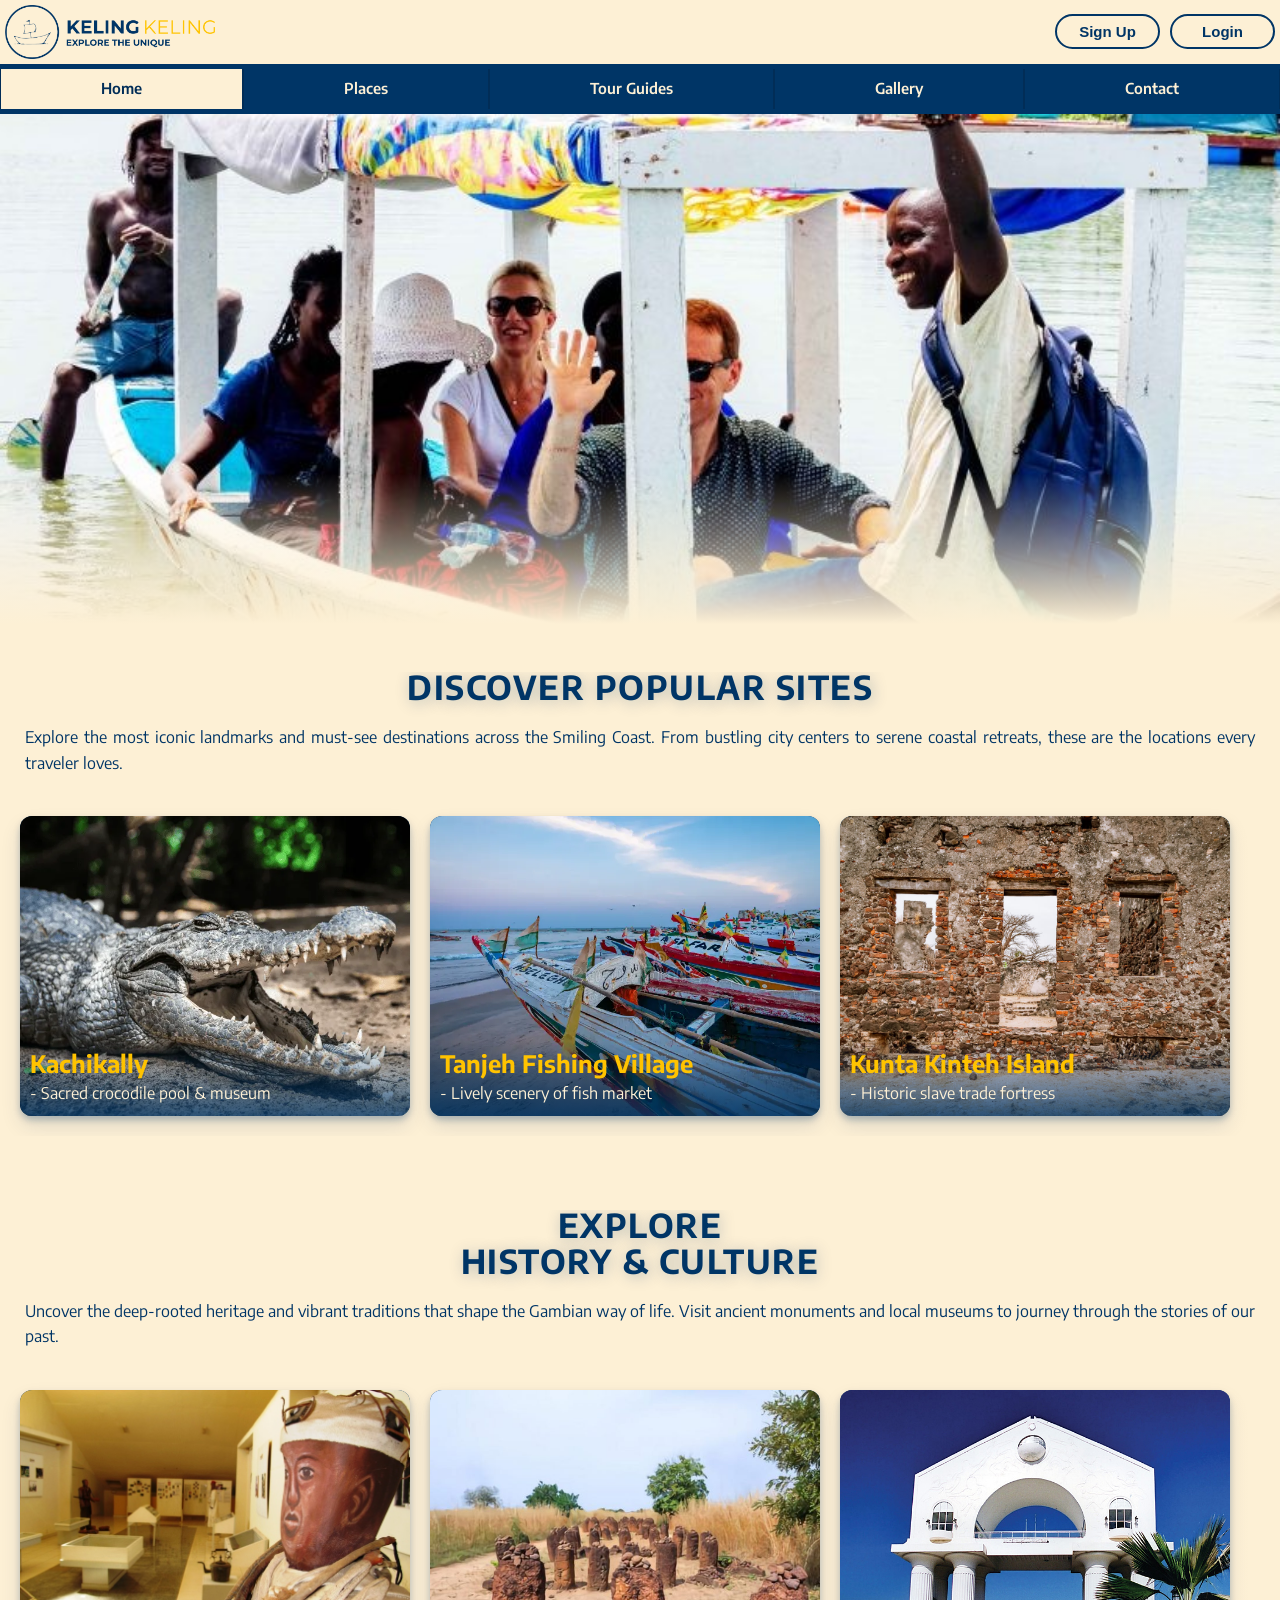
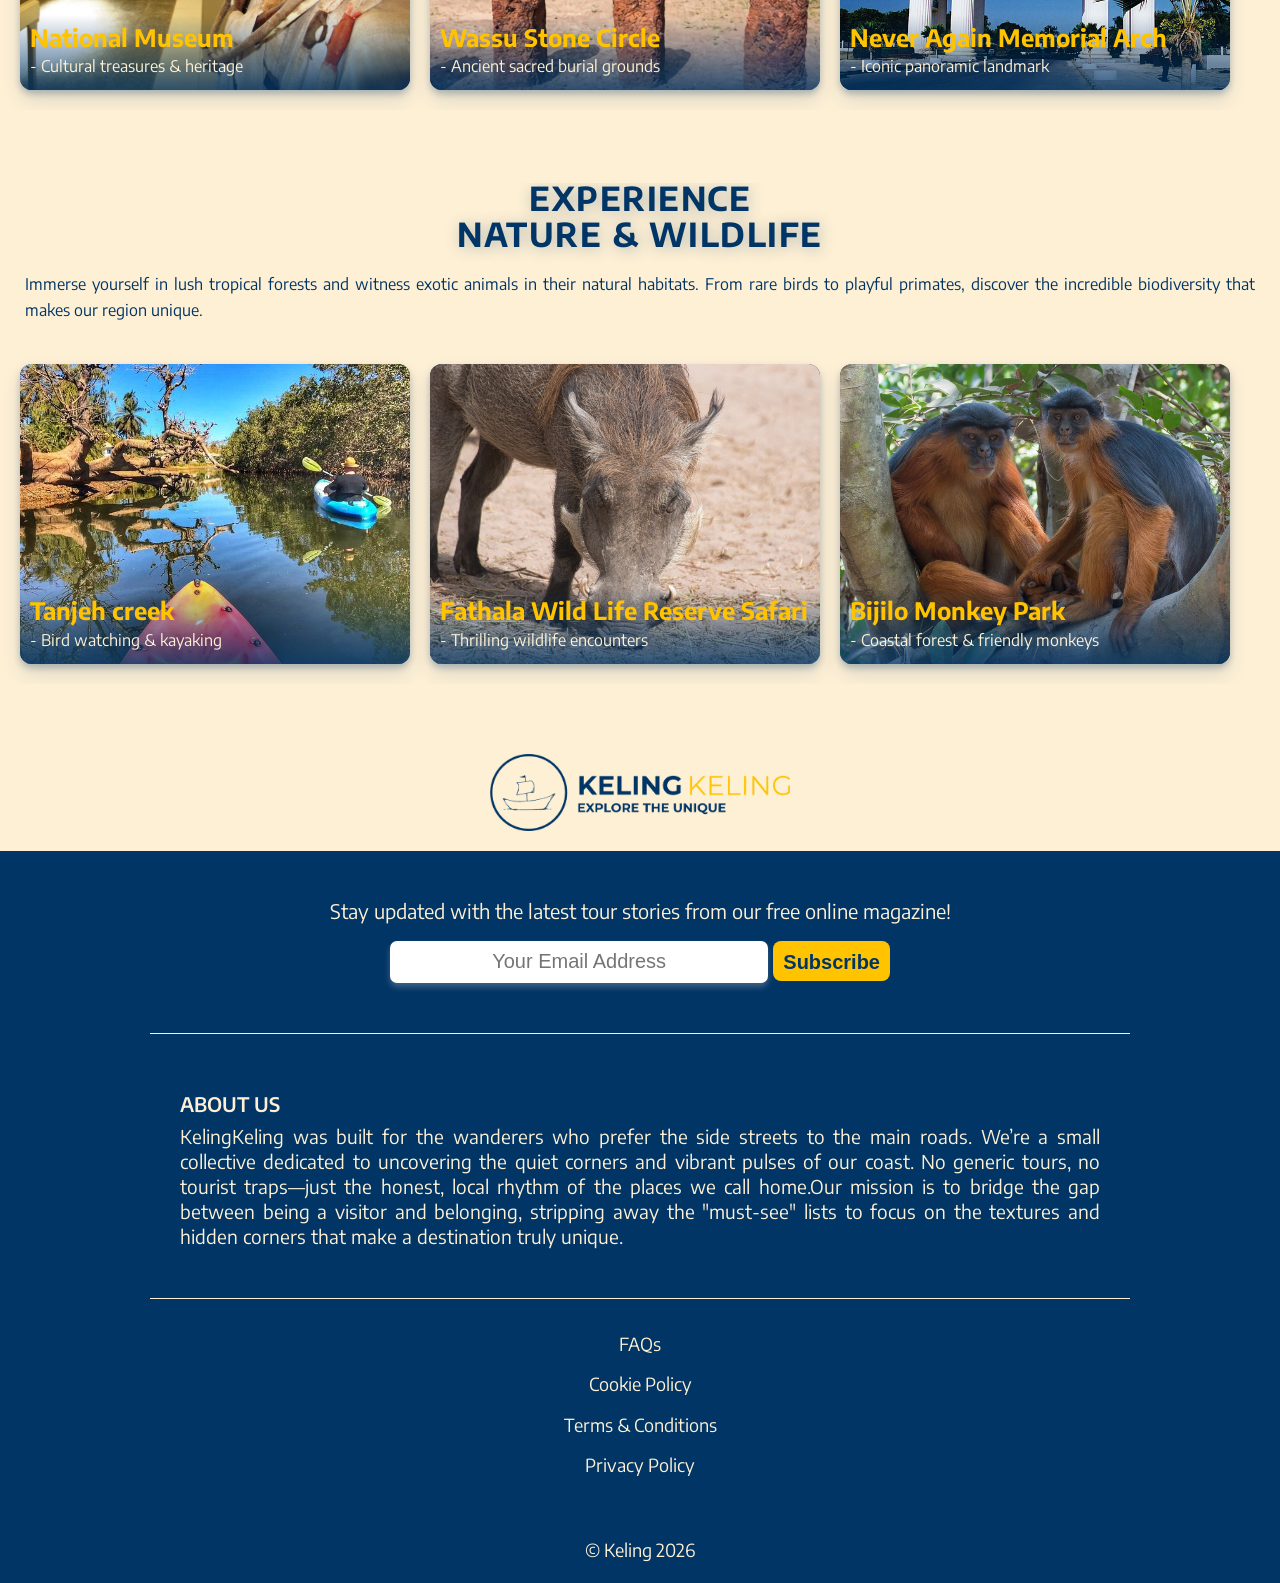
<file: src/index.html>
<!DOCTYPE html>
<html lang="en">
<head>
    <meta charset="UTF-8">
    <meta name="viewport" content="width=device-width, initial-scale=1.0">
    <title>Home | Keling</title>
    <link rel="icon" href="images/favicon.png">
    <link rel="stylesheet" href="styles/mainstyle.css">
    <link rel="stylesheet" href="styles/color.css">
    <link rel="stylesheet" href="styles/font.css">
    <link rel="stylesheet" href="styles/large-screen.css">
</head>
<body>
    <header>
        <div class="top-bar">
            <img src="images/keling_logo.png" class="logo">
            <button>Sign Up</button>
            <button>Login</button>
        </div>
        <nav class="nav-bar">
            <a href="index.html"  id="nav-highlight">Home</a>
            <a href="places.html">Places</a>
            <a href="guides.html">Tour Guides</a>
            <a href="gallery.html">Gallery</a>
            <a href="contact.html">Contact</a>
        </nav>
    </header>
    <main>
        <div class="cover">
            <img src="images/cover_image_7_cropped.jpg" alt="Cover image">
        </div>
        <section class="content-section">
        <h2>Discover Popular Sites</h2>
        <p>Explore the most iconic landmarks and must-see destinations across the Smiling Coast.
From bustling city centers to serene coastal retreats, these are the locations every traveler loves.</p>
        <div class="scroll-wrapper">
            <div class="img-container">
                <div class="img-box">
                    <img id="image" src="images/kachikally_croc_1.webp" alt="Katchically Crocodile Pool">
                    <div id="desc"><span>Kachikally</span><br>- Sacred crocodile pool & museum</div>
                </div>
                <div class="img-box">
                    <img id="image" src="images/tanjeh_1.webp" alt="Tanjeh Fishing Village">
                    <div id="desc"><span>Tanjeh Fishing Village</span><br>- Lively scenery of fish market</div>
                </div>
                <div class="img-box">
                    <img id="image" src="images/kunta_kinteh_5.jpg" alt="Kunta Kinteh Island">
                    <div id="desc"><span>Kunta Kinteh Island</span><br>- Historic slave trade fortress</div>
                </div>
            </div>
        </div>
        </section>
        <br>
        <section class="content-section">
        <h2><span>Explore</span> History & Culture</h2>
        <p>Uncover the deep-rooted heritage and vibrant traditions that shape the Gambian way of life.
Visit ancient monuments and local museums to journey through the stories of our past.</p>
        <div class="scroll-wrapper">
            <div class="img-container">
                <div class="img-box">
                    <img id="image" src="images/national_museum_2.jpg" alt="National Museum">
                    <div id="desc"><span>National Museum</span><br>- Cultural treasures & heritage</div>
                </div>
                <div class="img-box">
                    <img id="image" src="images/stone_circles_1.jpg" alt="Wassu Stone Circle">
                    <div id="desc"><span>Wassu Stone Circle</span><br>- Ancient sacred burial grounds</div>
                </div>
                <div class="img-box">
                    <img id="image" src="images/arch_1.jpg" alt="Never Again Memorial Arch">
                    <div id="desc"><span>Never Again Memorial Arch</span><br>- Iconic panoramic landmark</div>
                </div>
            </div>
        </div>
        </section>
        <br>
        <section class="content-section">
        <h2><span>Experience</span> Nature & Wildlife</h2>
        <p>Immerse yourself in lush tropical forests and witness exotic animals in their natural habitats.
From rare birds to playful primates, discover the incredible biodiversity that makes our region unique.</p>
        <div class="scroll-wrapper">
            <div class="img-container">
                <div class="img-box">
                    <img id="image" src="images/tanjeh_creek_1.jpg" alt="Tanjeh Creek">
                    <div id="desc"><span>Tanjeh creek</span><br>- Bird watching & kayaking</div>
                </div>
                <div class="img-box">
                    <img id="image" src="images/fathala_2.jpg" alt="Fathala Wildlife Reserve Safari">
                    <div id="desc"><span>Fathala Wild Life Reserve Safari</span><br>- Thrilling wildlife encounters</div>
                </div>
                <div class="img-box">
                    <img id="image" src="images/monkey_3.webp" alt="Bijilo Monkey Park">
                    <div id="desc"><span>Bijilo Monkey Park</span><br>- Coastal forest & friendly monkeys</div>
                </div>
            </div>
        </div>
        </section>
    </main>
    <footer>
        <section class="bottom-logo-container"><img class="bottom-logo" src="images/keling_logo.png"></section>
        <section class="footer-text">
            <div>Stay updated with the latest tour stories from our free online magazine!</div>
            <div class="input-container">
                <input id="email-text-box" type="email" placeholder="Your Email Address" autocomplete="true">
                <button for="email-text-box" id="sub-button">Subscribe</button>
            </div>
        </section>
        <section class="about-text">
            <h3>About Us</h3>
            <p >KelingKeling was built for the wanderers who prefer the side streets to the main roads. We’re a small collective dedicated to uncovering the quiet corners and vibrant pulses of our coast. No generic tours, no tourist traps—just the honest, local rhythm of the places we call home.Our mission is to bridge the gap between being a visitor and belonging, stripping away the "must-see" lists to focus on the textures and hidden corners that make a destination truly unique.</p>
        </section>
        <section class="legal-text">
        <a href="#">FAQs</a>
        <a href="#">Cookie Policy</a>
        <a href="#">Terms & Conditions</a>
        <a href="#">Privacy Policy</a>
        <br>
        <p>&copy Keling 2026</p>
        </section>
    </footer>
</body>
</html>
</file>
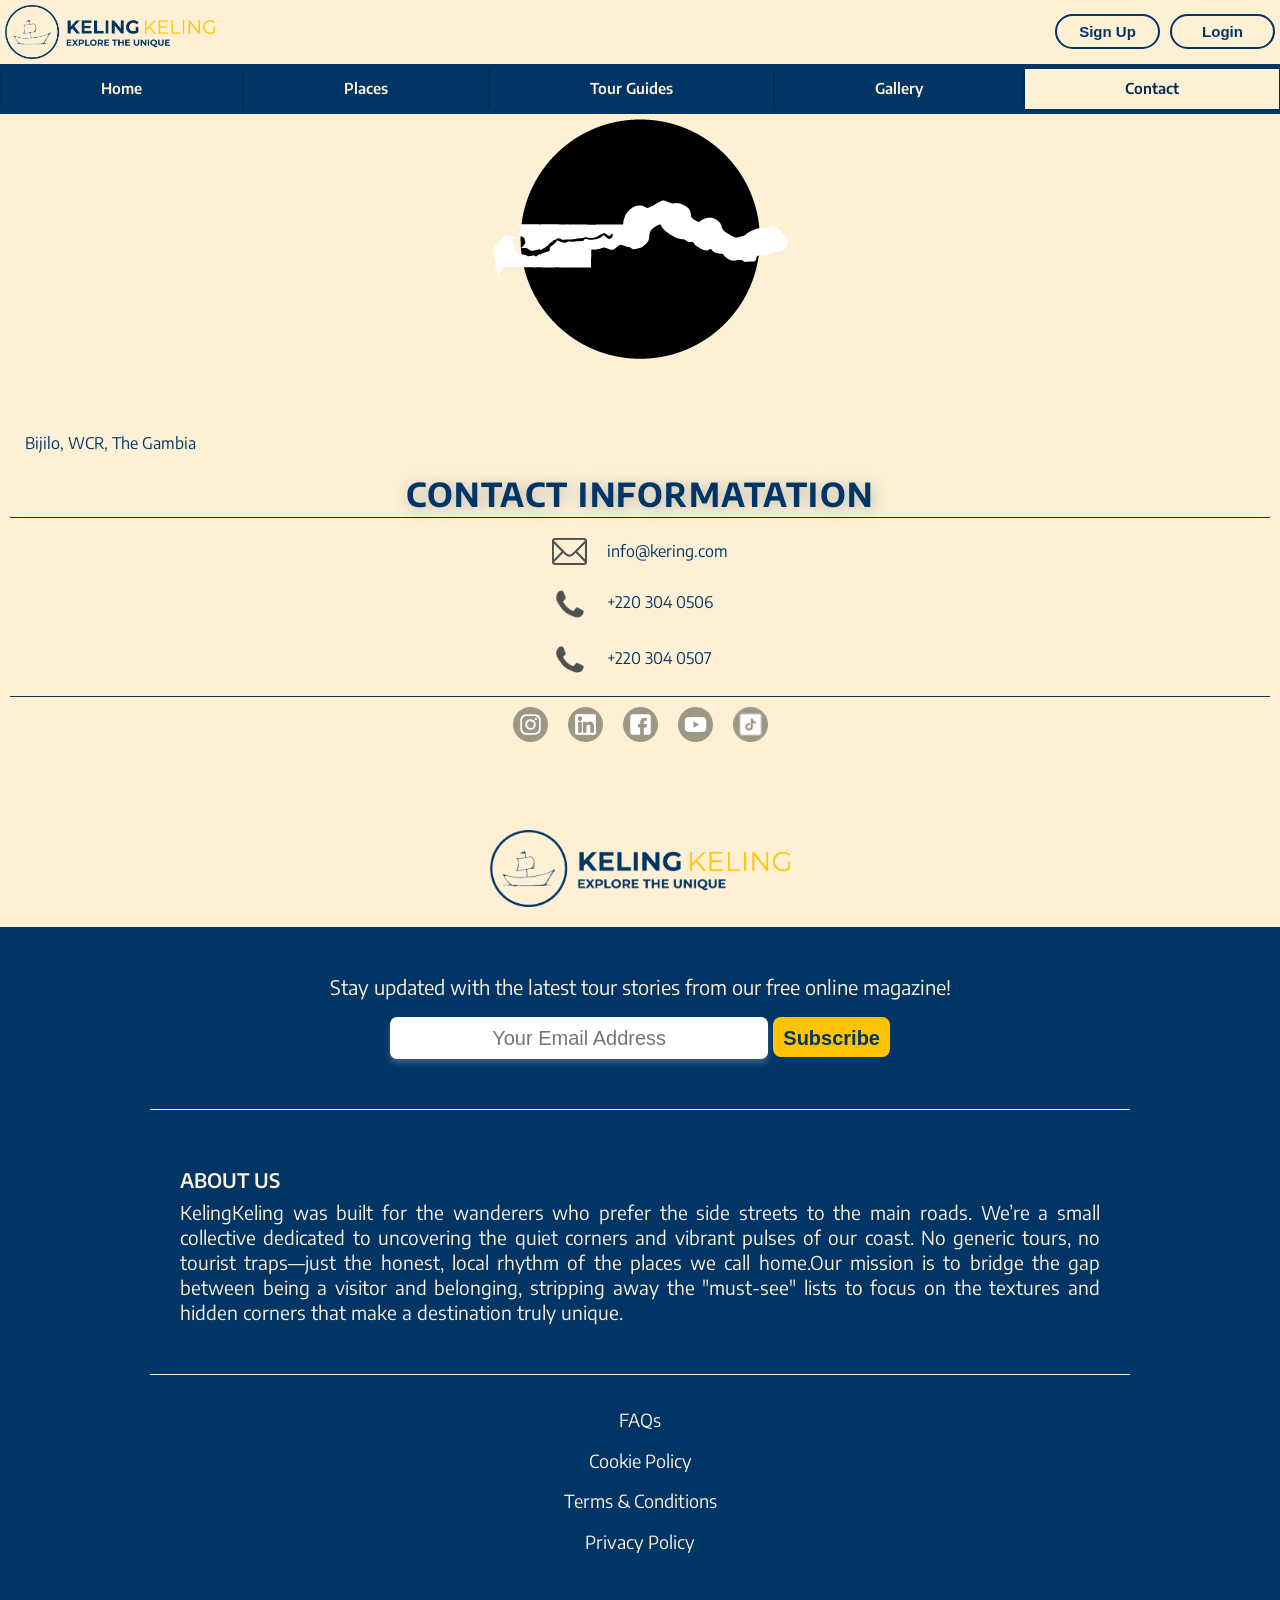
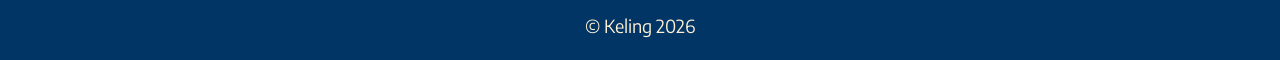
<file: src/contact.html>
<!doctype html>
<html lang="en">
  <head>
    <meta charset="UTF-8" />
    <meta name="viewport" content="width=device-width, initial-scale=1.0" />
    <title>Contact | Keling</title>
    <link rel="icon" href="images/favicon.png" />
    <link rel="stylesheet" href="styles/mainstyle.css" />
    <link rel="stylesheet" href="styles/color.css" />
    <link rel="stylesheet" href="styles/font.css" />
    <link rel="stylesheet" href="styles/contact.css" />
    <link rel="stylesheet" href="styles/large-screen.css" />
  </head>
  <body>
    <header>
      <div class="top-bar">
        <img src="images/keling_logo.png" class="logo" />
        <button>Sign Up</button>
        <button>Login</button>
      </div>
      <nav class="nav-bar">
        <a href="index.html">Home</a>
        <a href="places.html">Places</a>
        <a href="guides.html">Tour Guides</a>
        <a href="gallery.html">Gallery</a>
        <a href="contact.html" id="nav-highlight">Contact</a>
      </nav>
    </header>
    <main>
      <div>
        <img src="images/Gambia_Black_Circle.png" alt="Cover image" />
      </div>
      <section class="content-section">
        <a class="link" href="https://www.maps.google.com"
          ><p>Bijilo, WCR, The Gambia</p></a
        >
        <h2>Contact Informatation</h2>
        <div class="gen-container">
          <div class="link-container-group">
            <div class="link-container">
              <img class="icon" src="images/mailicon.png" alt="email address" />
              <a class="link" href="mailto:info@kering.com">info@kering.com</a>
            </div>
            <div class="link-container">
              <img
                class="icon"
                src="images/phoneicon.png"
                width="5%"
                alt="phone number 1"
              />
              <a class="link" href="tel:2203040506">+220 304 0506</a>
            </div>
            <div class="link-container">
              <img
                class="icon"
                src="images/phoneicon.png"
                width="5%"
                alt="phone number 2"
              />
              <a class="link" href="tel:2203040507">+220 304 0507</a>
            </div>
          </div>
        </div>
        <div class="link-container">
          <a href="https://www.instagram.com"
            ><img
              class="icon"
              src="images/instalogocircle.png"
              alt="linkedin profile"
          /></a>
          <a href="https://www.linkedin.com"
            ><img
              class="icon"
              src="images/linkedinlogoheader.png"
              alt="linkedin profile"
          /></a>
          <a href="https://www.facebook.com"
            ><img
              class="icon"
              src="images/fblogocircle.png"
              alt="facebook profile"
          /></a>
          <a href="https://www.youtube.com"
            ><img
              class="icon"
              src="images/ytlogocircle.png"
              alt="youtube profile"
          /></a>
          <a href="https://www.tiktok.com"
            ><img
              class="icon"
              src="images/tiktok-icon-grey-white-round-33px.png"
              alt="tiktok profile"
          /></a>
        </div>
      </section>
    </main>
    <footer>
      <section class="bottom-logo-container">
        <img class="bottom-logo" src="images/keling_logo.png" />
      </section>
      <section class="footer-text">
        <div>
          Stay updated with the latest tour stories from our free online
          magazine!
        </div>
        <div class="input-container">
          <input
            id="email-text-box"
            type="email"
            placeholder="Your Email Address"
            autocomplete="true"
          />
          <button for="email-text-box" id="sub-button">Subscribe</button>
        </div>
      </section>
      <section class="about-text">
        <h3>About Us</h3>
        <p>
          KelingKeling was built for the wanderers who prefer the side streets
          to the main roads. We’re a small collective dedicated to uncovering
          the quiet corners and vibrant pulses of our coast. No generic tours,
          no tourist traps—just the honest, local rhythm of the places we call
          home.Our mission is to bridge the gap between being a visitor and
          belonging, stripping away the "must-see" lists to focus on the
          textures and hidden corners that make a destination truly unique.
        </p>
      </section>
      <section class="legal-text">
        <a href="#">FAQs</a>
        <a href="#">Cookie Policy</a>
        <a href="#">Terms & Conditions</a>
        <a href="#">Privacy Policy</a>
        <br />
        <p>&copy Keling 2026</p>
      </section>
    </footer>
  </body>
</html>
</file>
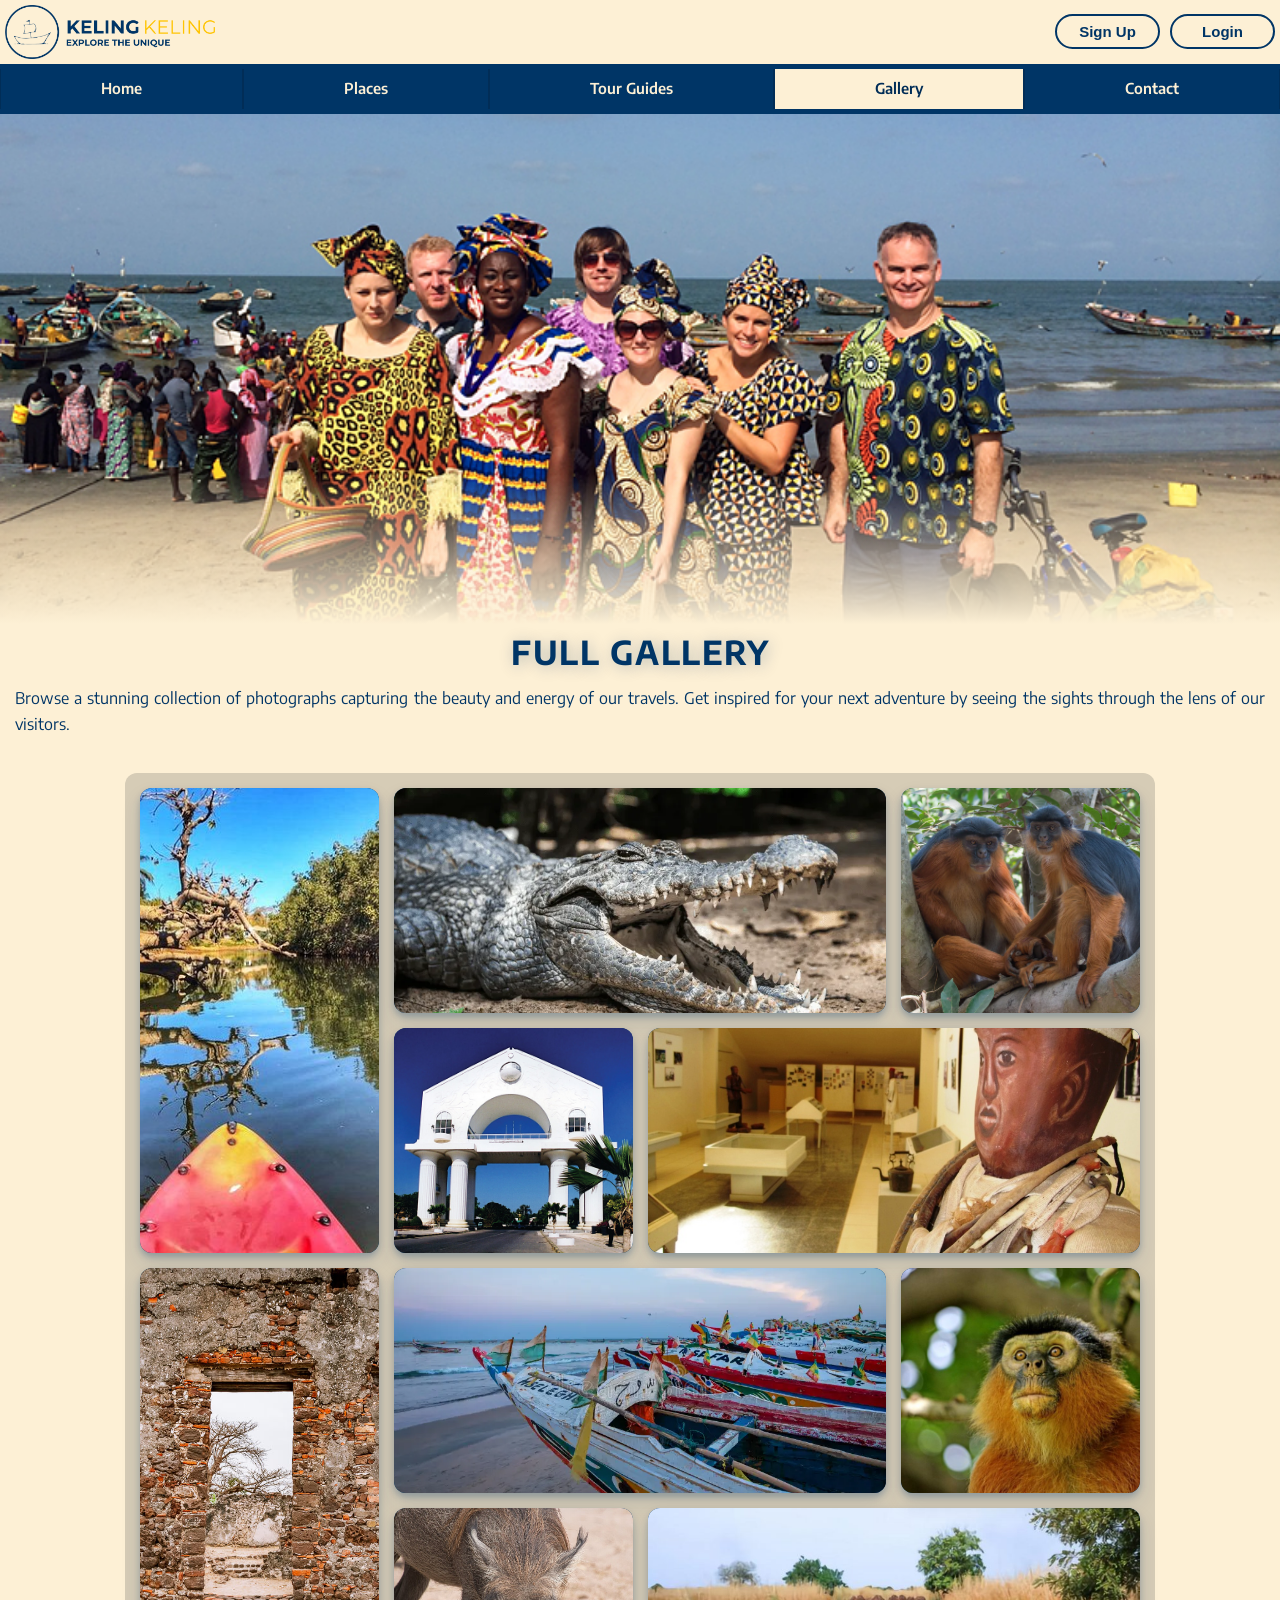
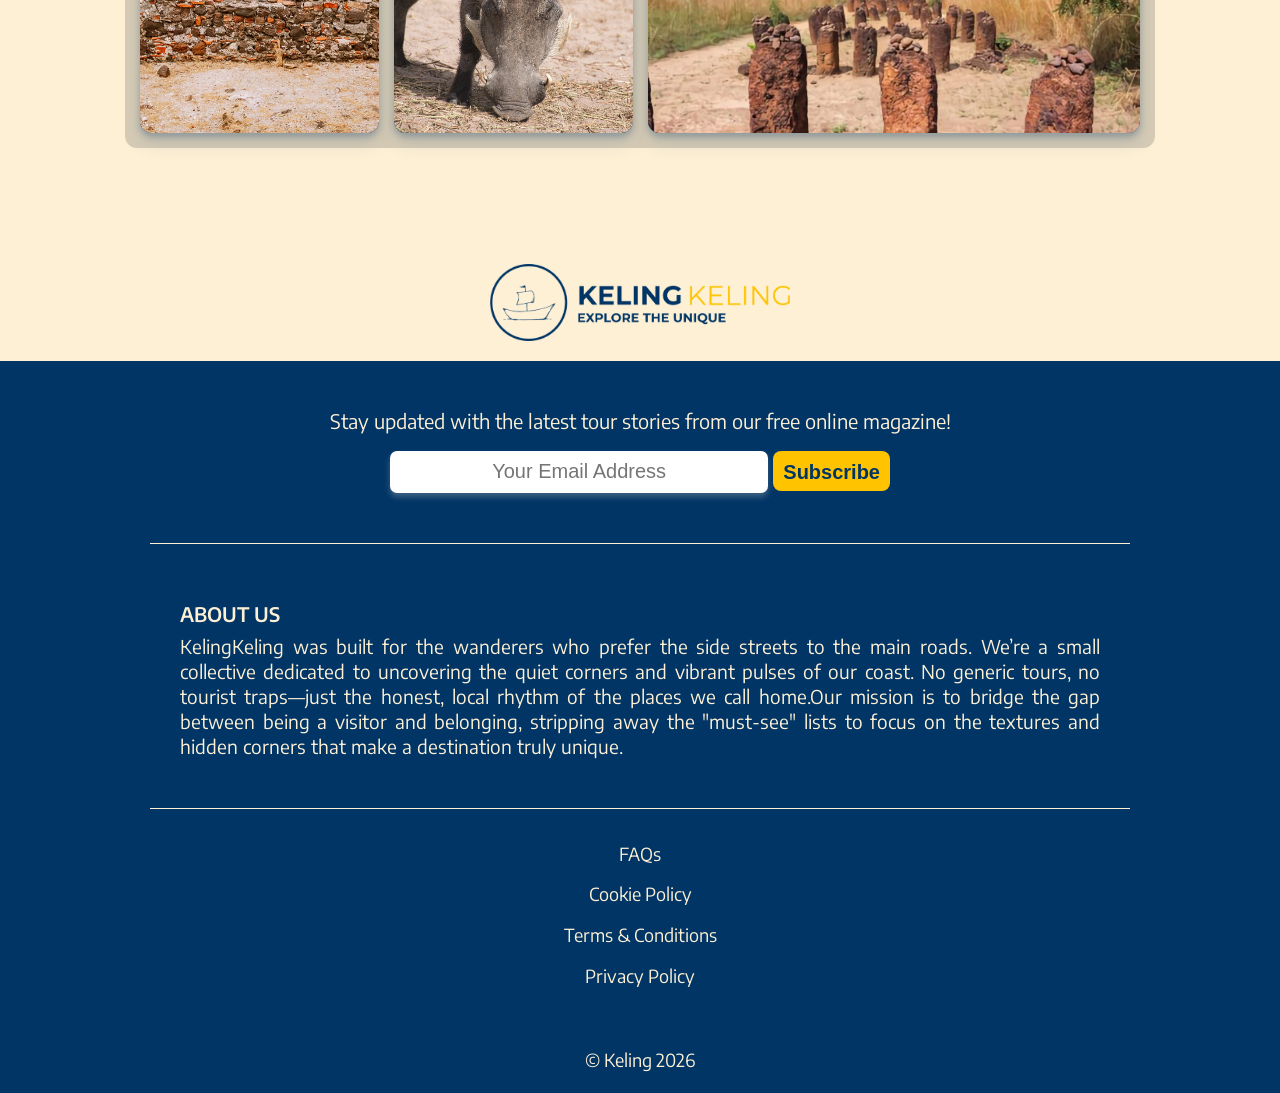
<file: src/gallery.html>
<!DOCTYPE html>
<html lang="en">
<head>
    <meta charset="UTF-8">
    <meta name="viewport" content="width=device-width, initial-scale=1.0">
    <title>Gallery | Keling</title>
    <link rel="icon" href="images/favicon.png">
    <link rel="stylesheet" href="styles/mainstyle.css">
    <link rel="stylesheet" href="styles/color.css">
    <link rel="stylesheet" href="styles/font.css">
    <link rel="stylesheet" href="styles/gallery.css">
    <link rel="stylesheet" href="styles/large-screen.css">
</head>
<body>
    <header>
        <div class="top-bar">
            <img src="images/keling_logo.png" class="logo">
            <button>Sign Up</button>
            <button>Login</button>
        </div>
        <nav class="nav-bar">
            <a href="index.html">Home</a>
            <a href="places.html">Places</a>
            <a href="guides.html">Tour Guides</a>
            <a href="gallery.html" id="nav-highlight">Gallery</a>
            <a href="contact.html">Contact</a>
        </nav>
    </header>
    <main>
        <div class="cover">
            <img src="images/cover_image_1.jpg" alt="Cover image">
        </div>
        <section class="gallery-section">
            <h2>Full Gallery</h2>
            <p>Browse a stunning collection of photographs capturing the beauty and energy of our travels.
Get inspired for your next adventure by seeing the sights through the lens of our visitors.</p>
            <div class="grid-container">
                <div class="gallery-item" style="grid-area: box-1">
                    <img id="image" src="images/monkey_3.webp" alt="Bijilo Monkey Park">
                </div>
                <div class="gallery-item" style="grid-area: box-2">
                    <img src="images/fathala_2.jpg" alt="Fathala Wildlife Reserve Safari">
                </div>
                <div class="gallery-item" style="grid-area: box-3">
                    <img src="images/kachikally_croc_1.webp" alt="Katchically Crocodile Pool">
                </div>
                <div class="gallery-item" style="grid-area: box-4">
                    <img src="images/kunta_kinteh_5.jpg" alt="Kunta Kinteh Island">
                </div>
                <div class="gallery-item" style="grid-area: box-5">
                    <img src="images/national_museum_2.jpg" alt="National Museum">
                </div>
                <div class="gallery-item" style="grid-area: box-6">
                    <img src="images/arch_1.jpg" alt="Never Again Memorial Arch">
                </div>
                <div class="gallery-item" style="grid-area: box-7">
                    <img src="images/tanjeh_creek_1.jpg" alt="Tanjeh Creek">
                </div>
                <div class="gallery-item" style="grid-area: box-8">
                    <img src="images/tanjeh_1.webp" alt="Tanjeh Fishing Village">
                </div>
                <div class="gallery-item" style="grid-area: box-9">
                    <img src="images/stone_circles_1.jpg" alt="Wassu Stone Circle">
                </div>
                <div class="gallery-item" style="grid-area: box-10">
                    <img src="images/monkey_2.jpg" alt="Wassu Stone Circle">
                </div>
            </div>
        </section>
        <br>
    </main>
    <footer>
        <section class="bottom-logo-container"><img class="bottom-logo" src="images/keling_logo.png"></section>
        <section class="footer-text">
            <div>Stay updated with the latest tour stories from our free online magazine!</div>
            <div class="input-container">
                <input id="email-text-box" type="email" placeholder="Your Email Address" autocomplete="true">
                <button for="email-text-box" id="sub-button">Subscribe</button>
            </div>
        </section>
        <section class="about-text">
            <h3>About Us</h3>
            <p >KelingKeling was built for the wanderers who prefer the side streets to the main roads. We’re a small collective dedicated to uncovering the quiet corners and vibrant pulses of our coast. No generic tours, no tourist traps—just the honest, local rhythm of the places we call home.Our mission is to bridge the gap between being a visitor and belonging, stripping away the "must-see" lists to focus on the textures and hidden corners that make a destination truly unique.</p>
        </section>
        <section class="legal-text">
        <a href="#">FAQs</a>
        <a href="#">Cookie Policy</a>
        <a href="#">Terms & Conditions</a>
        <a href="#">Privacy Policy</a>
        <br>
        <p>&copy Keling 2026</p>
        </section>
    </footer>
</body>
</html>
</file>
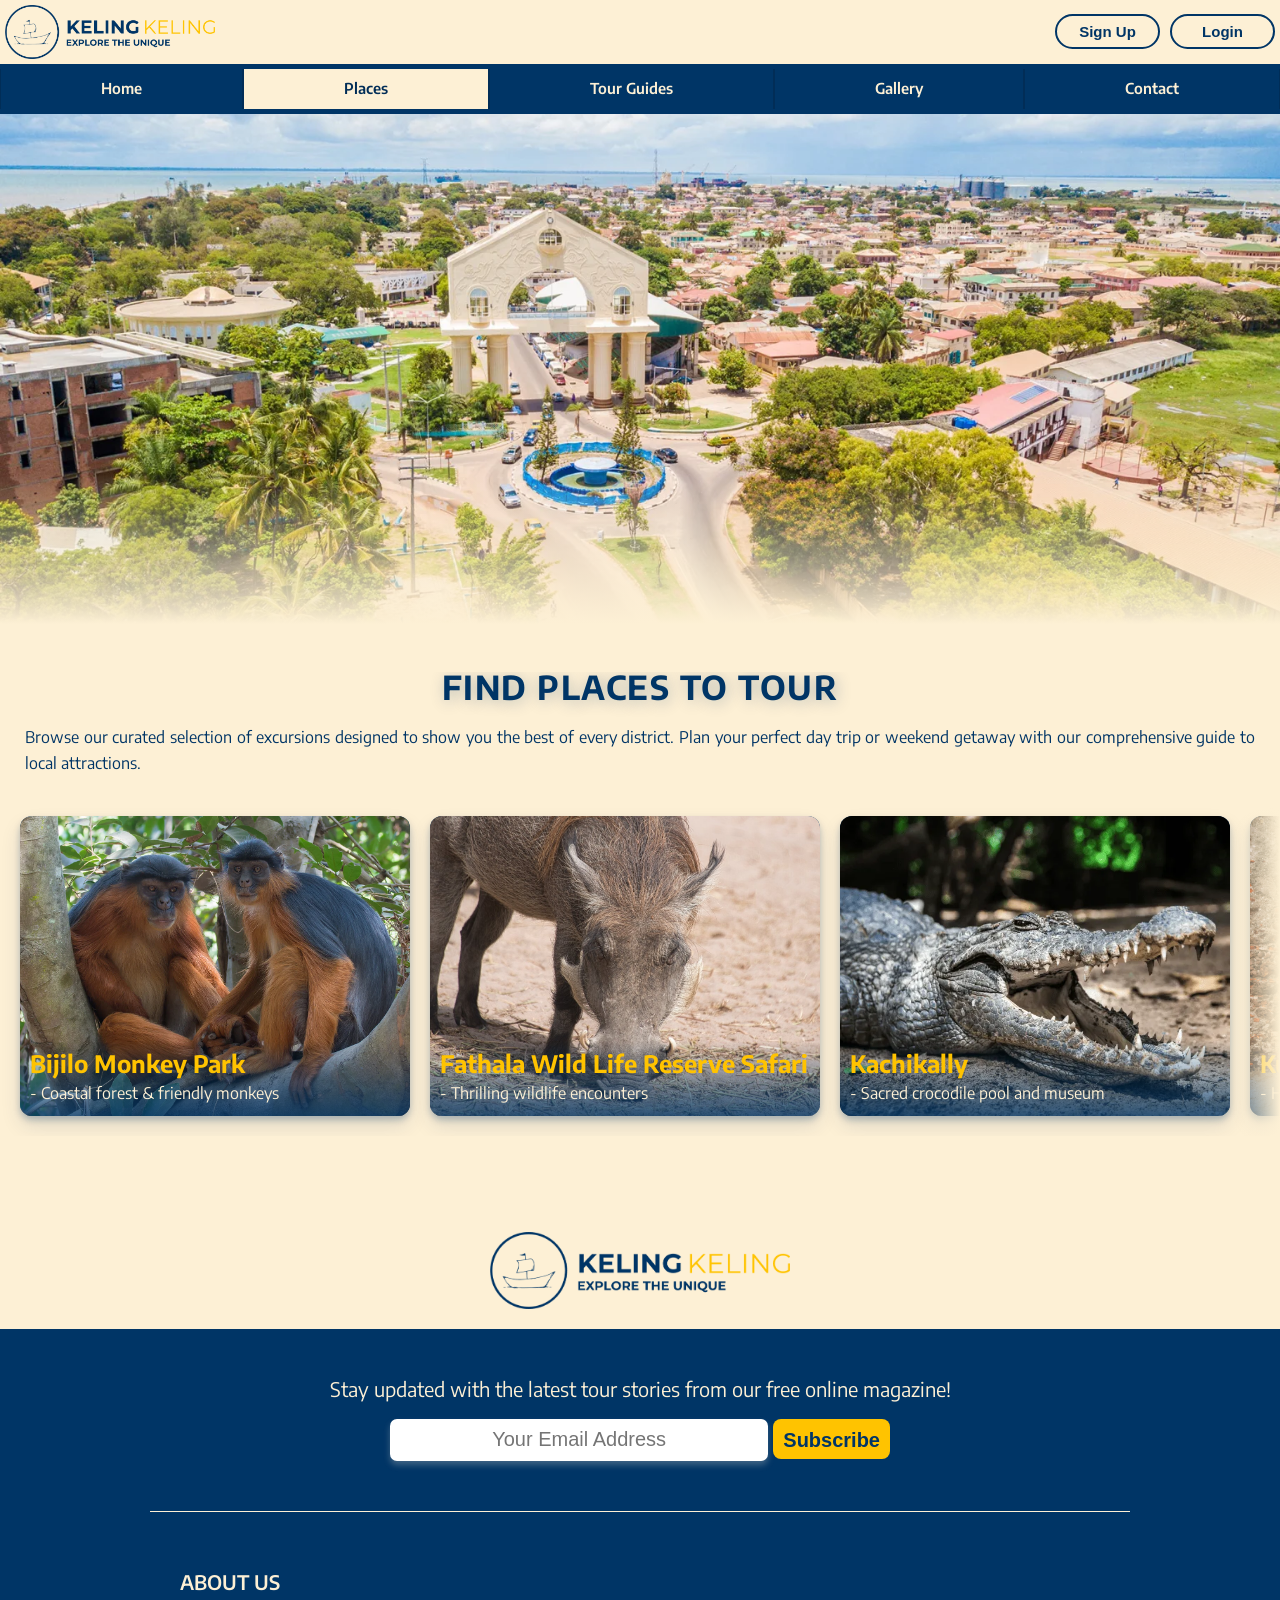
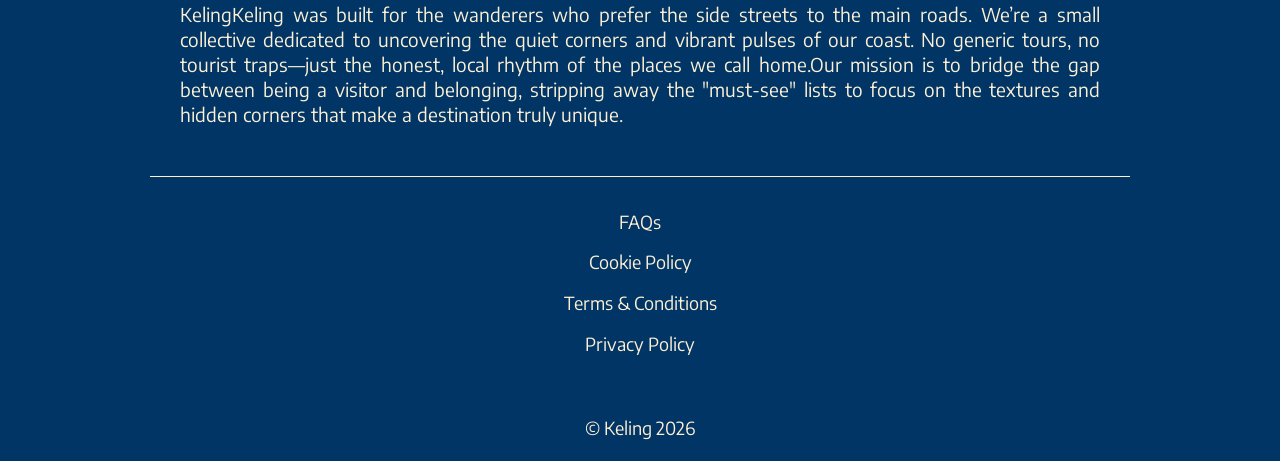
<file: src/places.html>
<!DOCTYPE html>
<html lang="en">
<head>
    <meta charset="UTF-8">
    <meta name="viewport" content="width=device-width, initial-scale=1.0">
    <title>Places | Keling</title>
    <link rel="icon" href="images/favicon.png">
    <link rel="stylesheet" href="styles/mainstyle.css">
    <link rel="stylesheet" href="styles/color.css">
    <link rel="stylesheet" href="styles/font.css">
    <link rel="stylesheet" href="styles/large-screen.css">
</head>
<body>
    <header>
        <div class="top-bar">
            <img src="images/keling_logo.png" class="logo">
            <button>Sign Up</button>
            <button>Login</button>
        </div>
        <nav class="nav-bar">
            <a href="index.html">Home</a>
            <a href="places.html" id="nav-highlight">Places</a>
            <a href="guides.html">Tour Guides</a>
            <a href="gallery.html">Gallery</a>
            <a href="contact.html">Contact</a>
        </nav>
    </header>
    <main>
        <div class="cover">
            <img src="images/arch_2.webp" alt="Cover image">
        </div>
        <section class="content-section">
        <h2>Find Places To Tour</h2>
        <p>Browse our curated selection of excursions designed to show you the best of every district.
Plan your perfect day trip or weekend getaway with our comprehensive guide to local attractions.</p>
        <div class="scroll-wrapper">
            <div class="img-container">
                <div class="img-box">
                    <img id="image" src="images/monkey_3.webp" alt="Bijilo Monkey Park">
                    <div id="desc"><span>Bijilo Monkey Park</span><br>- Coastal forest & friendly monkeys</div>
                </div>
                <div class="img-box">
                    <img id="image" src="images/fathala_2.jpg" alt="Fathala Wildlife Reserve Safari">
                    <div id="desc"><span>Fathala Wild Life Reserve Safari</span><br>- Thrilling wildlife encounters</div>
                </div>
                <div class="img-box">
                    <img id="image" src="images/kachikally_croc_1.webp" alt="Katchically Crocodile Pool">
                    <div id="desc"><span>Kachikally</span><br>- Sacred crocodile pool and museum</div>
                </div>
                <div class="img-box">
                    <img id="image" src="images/kunta_kinteh_5.jpg" alt="Kunta Kinteh Island">
                    <div id="desc"><span>Kunta Kinteh Island</span><br>- Historic slave trade fortress</div>
                </div>
                <div class="img-box">
                    <img id="image" src="images/national_museum_2.jpg" alt="National Museum">
                    <div id="desc"><span>National Museum</span><br>- Cultural treasures & heritage</div>
                </div>
                <div class="img-box">
                    <img id="image" src="images/arch_1.jpg" alt="Never Again Memorial Arch">
                    <div id="desc"><span>Never Again Memorial Arch</span><br>- Iconic panoramic landmark</div>
                </div>
                <div class="img-box">
                    <img id="image" src="images/tanjeh_creek_1.jpg" alt="Tanjeh Creek">
                    <div id="desc"><span>Tanjeh creek</span><br>- Bird watching & kayaking</div>
                </div>
                <div class="img-box">
                    <img id="image" src="images/tanjeh_1.webp" alt="Tanjeh Fishing Village">
                    <div id="desc"><span>Tanjeh Fishing Village</span><br>- The lively scenery of fish market</div>
                </div>
                <div class="img-box">
                    <img id="image" src="images/stone_circles_1.jpg" alt="Wassu Stone Circle">
                    <div id="desc"><span>Wassu Stone Circle</span><br>- Ancient sacred burial grounds</div>
                </div>
            </div>
        </div>
        </section>
        <br>
    </main>
    <footer>
        <section class="bottom-logo-container"><img class="bottom-logo" src="images/keling_logo.png"></section>
        <section class="footer-text">
            <div>Stay updated with the latest tour stories from our free online magazine!</div>
            <div class="input-container">
                <input id="email-text-box" type="email" placeholder="Your Email Address" autocomplete="true">
                <button for="email-text-box" id="sub-button">Subscribe</button>
            </div>
        </section>
        <section class="about-text">
            <h3>About Us</h3>
            <p >KelingKeling was built for the wanderers who prefer the side streets to the main roads. We’re a small collective dedicated to uncovering the quiet corners and vibrant pulses of our coast. No generic tours, no tourist traps—just the honest, local rhythm of the places we call home.Our mission is to bridge the gap between being a visitor and belonging, stripping away the "must-see" lists to focus on the textures and hidden corners that make a destination truly unique.</p>
        </section>
        <section class="legal-text">
        <a href="#">FAQs</a>
        <a href="#">Cookie Policy</a>
        <a href="#">Terms & Conditions</a>
        <a href="#">Privacy Policy</a>
        <br>
        <p>&copy Keling 2026</p>
        </section>
    </footer>
</body>
</html>
</file>
<file: src/styles/mainstyle.css>
html {
    font-size: 62.5%;
}
body {
    font-family: var(--body1-font);
    font-size: var(--body1-size);
    font-weight: var(--body1-weight);
    line-height: var(--body1-line-height);
    background-color: var(--bg-color);
    display: flex;
    flex-direction: column;
    margin: 0;
    min-height: 100dvh;
    color: var(--primary-color);
}
/*top bar*/
.top-bar {
    display: flex;
    margin: 0.5rem;
    align-items: center;
    overflow: hidden;
}
.logo {
    width: 150px;
    height: auto;
    margin-right: auto;
}
.top-bar button {
    background-color: transparent;
    color: var(--primary-color);
    border: 1px solid var(--primary-color);
    border-radius: 20px;
    max-width: 7rem;
    height: 2.5rem;
    margin-left: 0.5rem;
    padding: 1rem;
    font-size: 1.2rem;
    font-weight: 700;
    cursor: pointer;
    transition: 0.3s ease;
    display: flex;
    justify-content: center;
    align-items: center;
    flex: 1 1 0;
}
.top-bar button:hover {
    background-color: var(--primary-color);
    color: var(--bg-color);
    border: none;
}

/*nav bar*/
.nav-bar {
    background-color: var(--primary-color);
    display: flex;
}
.nav-bar a {
    text-decoration: none;
    font-weight: var(--nav1-weight);
    font-size: var(--nav1-size);
    color: var(--bg-color);
    flex-grow: 1;
    display: flex;
    height: 3rem;
    justify-content: center;
    align-items: center;
    cursor: pointer;
    transition: 0.3s ease;
    border-left: 1px solid #012d57;
    border-right: 1px solid #012d57;
    margin-top: 0.5rem;
    margin-bottom: 0.5rem;
}
.nav-bar a:hover {
    background-color: #012d57;
}
#nav-highlight {
    background-color: var(--bg-color);
    color: #012d57;
}
/*Body content*/
main {
    display: flex;
    flex-direction: column;
    text-align: center;
    overflow: hidden;
}
.cover {
    width: 100%;
    height: 400px;
    overflow: hidden;
    position: relative;
    flex-grow: 0;
    display: flex;
}
.cover::after {
    content: "";
    position: absolute;
    bottom: 0;
    left: 0;
    width: 100%;
    height: 150px;
    background: linear-gradient(to bottom, rgba(253, 240, 213, 0), var(--bg-color));
}
@keyframes pulse {
  0% { transform: scale(1); }
  50% { transform: scale(1.05); }
  100% { transform: scale(1); }
}
.cover img {
    width: 100%;
    height: 100%;
    object-fit: cover;
    display: block;
    animation: pulse 8s ease-in-out infinite;
    position: absolute;
}
.content-section {
    position: relative;
}
.content-section::after {
    content: "";
    position: absolute;
    top: -2px;
    left: 0;
    width: 100%;
    height: 10px;
    background: var(--bg-color);
    z-index: 3;
}
h2 {
    text-shadow: 2px 2px 15px rgba(0, 53, 102, 0.3);
    font-size: 2.2rem;
    line-height: 2.4rem;
    letter-spacing: 0.1rem;
    text-transform: uppercase;
    margin: 0;
}
.content-section h2 {
    margin-top: 0.5rem;
    margin-bottom: 0.5rem;
    margin-right: 1.5rem;
    margin-left: 1.5rem;
    display: flex;
    flex-direction: column;
    align-items: center;
}
.content-section h2 span {
    display: block;
}
.content-section p {
    text-align: justify;
    margin-right: 1.5rem;
    margin-left: 1.5rem;
    margin-top: 1rem;
    margin-bottom: 1rem;
}
.scroll-wrapper {
    position: relative;
    display: flex;
    justify-content: center;
}
.scroll-wrapper::after {
    content: "";
    position: absolute;
    right: 0;
    top: 0;
    width: 50px;
    height: 100%;
    background: linear-gradient(to right, rgba(253, 240, 213, 0), var(--bg-color));
    z-index: 3;
    pointer-events: none;
}
.img-container {
    display: flex;
    overflow-x: auto;
    border-radius: 1.2rem;
    gap: 1rem;
    padding: 1rem;
    scroll-snap-type: x mandatory; 
    /*this is to hide scrollbar for chrome, safari, opera, firefox, IE and edge. But Id still need to include a scroll button for accessibility*/
    &::-webkit-scrollbar {
        display: none;
    }
    scrollbar-width: none;
    -ms-overflow-style: none;
}
.img-box {
    display: grid;
    grid-auto-columns: 1fr;
    grid-auto-rows: 1fr;
    height: 200px;
    border-radius: 1.2rem;
    overflow: hidden;
    background: var(--primary-color);
    flex: 0 0 260px;
    scroll-snap-align: center;
    cursor: pointer;
    box-shadow:
        0 4px 6px rgba(0, 53, 102, 0.25),
        0 10px 20px rgba(0, 53, 102, 0.12);
    transition: all 0.2s ease;
    position: relative;
}
.img-box:hover {
    transform: translateY(-5px);
    box-shadow: 
        0 15px 30px rgba(0, 53, 102, 0.5),
        0 10px 10px rgba(0, 53, 102, 0.25);
    border: 1px solid var(--accent-color);
}
.img-box:hover #image {
    transform: scale(1.05);
}
#image {
    display: block;
    width: 100%;
    height: 100%;
    object-fit: cover;
    grid-column: 1/2;
    grid-row: 1/2;
    transition: transform 0.3s ease;
    z-index: 1;
}
#desc {
    grid-column: 1/2;
    grid-row: 1/2;
    align-self: end;
    padding: 1rem;
    text-align: left;
    background: linear-gradient(transparent, rgba(0, 53, 102, 0.8));
    color: var(--bg-color);
    position: relative;
    z-index: 2;
    pointer-events: none;
}
#desc span {
    color: var(--accent-color);
    font-size: var(--desc1-size);
    font-weight: var(--desc1-weight);
}
/*bottom*/
footer {
    display: flex;
    flex-direction: column;
    background-color: var(--primary-color);
    margin-top: 5rem;
    overflow: hidden;
}
.bottom-logo-container {
    display: flex;
    justify-content: center;
    background-color: var(--bg-color);
    padding: 2rem;
}
.bottom-logo {
    width: 200px;
}
.footer-text {
    display: flex;
    flex-direction: column;
    align-items: center;
    color: var(--bg-color);
    text-align: center;
    font-size: 1.5rem;
    line-height: 2rem;
    border-bottom: 1px solid var(--bg-color);
    margin-top: 2rem;
    margin-right: 2rem;
    margin-left: 2rem;
}
.footer-text div {
    padding-bottom: 2rem;
}
.input-container{
    display: flex;
    width: 300px;
    gap: 0.5rem;
}
#email-text-box {
    border: none;
    border-radius: 0.7rem;
    width: 100%;
    height: 4rem;
    text-align: center;
    box-shadow: 0 4px 6px rgba(253, 240, 223, 0.25);
}
#sub-button {
    border: none;
    border-radius: 0.8rem;
    height: 4rem;
    padding: 1rem;
    background-color: var(--accent-color);
    color: var(--primary-color);
    font-weight: var(--desc1-weight);
    cursor: pointer;
}
#sub-button:hover {
    box-shadow: 0 4px 6px rgba(255, 196, 0, 0.25);
}
.about-text {
    color: var(--bg-color);
    text-align: justify;
    border-bottom: 1px solid var(--bg-color);
    padding: 1rem;
    margin: 2rem;
    padding-bottom: 2rem;
}
.about-text h3 {
    font-size: var(--nav1-size);
    font-weight: var(--nav1-weight);
    line-height: 0;
    text-transform: uppercase;
}
.about-text p {
    font-size: 1.4rem;
    line-height: 2rem;
}
.legal-text {
    display: flex;
    flex-direction: column;
    align-items: center;
}
.legal-text a {
    text-decoration: none;
    color: var(--bg-color);
    font-size: 1.3rem;
}
.legal-text a:hover {
    color: rgb(153, 149, 141);
}
.legal-text p {
    color: var(--bg-color);
    font-size: 1.3rem;
}
</file>
<file: src/styles/color.css>
:root {
    --primary-color: #003566; /*Deep Indigo-header,footer,main headings*/
    --accent-color: #ffc300; /*Vivid Saffron-buttons,eye catcher*/
    --bg-color: #fdf0d5; /*Warm Sand-page bg,warm local feel*/
    --alt-color: #386641; /*palm Green-icons,status badges*/
}
</file>
<file: src/styles/font.css>
@import url('https://fonts.googleapis.com/css?family=Encode%20Sans%3A100%2C200%2C300%2C400%2C500%2C600%2C700%2C800%2C900%7CRoboto%3A100%2C200%2C300%2C400%2C500%2C600%2C700%2C800%2C900%7CPrata%3A100%2C200%2C300%2C400%2C500%2C600%2C700%2C800%2C900%7CTangerine%3A100%2C200%2C300%2C400%2C500%2C600%2C700%2C800%2C900%7CPlayfair%20Display%20SC%3A100%2C200%2C300%2C400%2C500%2C600%2C700%2C800%2C900%7CPlayfair%20Display%3A100%2C200%2C300%2C400%2C500%2C600%2C700%2C800%2C900&display=swap');


:root {
    --heading1-font: 'Roboto', serif;
    --heading1-size: 2.8rem;
    --heading1-weight: 700;
    --heading1-line-height: 3.36rem;

    --heading2-font: 'Roboto', serif;
    --heading2-size: 2.3rem;
    --heading2-weight: 700;
    --heading2-line-height: 3.68rem;

    --body1-font: 'Encode Sans', serif;
    --body1-size: 1.6rem;
    --body1-weight: 400;
    --body1-line-height: 2.56rem;

    --desc1-font: 'Encode Sans', serif;
    --desc1-size: 2.4rem;
    --desc1-weight: 700;
    --desc1-line-height: 3.84rem;

    --desc2-font: 'Encode Sans', serif;
    --desc2-size: 2.2rem;
    --desc2-weight: 400;
    --desc2-line-height: 3.52rem;

    --nav1-font: 'Encode Sans', serif;
    --nav1-size: 1.3rem;
    --nav1-weight: 600;
    --nav1-line-height: 2.56rem;
    --special-font:  'Tangerine', cursive;
}
</file>
<file: src/styles/large-screen.css>
@media screen and (min-width: 1024px){
    .logo {
        width: 210px;
    }
    .top-bar button {
        font-size: 1.5rem;
        height: 3.5rem;
        max-width: 10.5rem;
        margin-left: 1rem;
        border: 2px solid var(--primary-color);
    }
    .nav-bar a{
        font-size: 1.5rem;
        padding: 0.5rem;
    }
    .cover {
        height: 510px;
    }
    .cover img {
        object-position: 0% 25%;
    }
    h2 {
        font-size: 3.3rem;
        line-height: 3.6rem;
        letter-spacing: 0.15rem;
    }
    .content-section {
        margin-top: 4rem;
    }
    .content-section p {
        margin-right: 2.5rem;
        margin-left: 2.5rem;
        margin-top: 2rem;
        margin-bottom: 2rem;
    }
    .img-container {
        gap: 2rem;
        padding: 2rem;
    }
    .img-box {
        flex: 0 0 390px;
        height: 300px;
    }
    .img-box:hover {
        border: 1px solid var(--accent-color);
    }
    .bottom-logo {
        width: 300px;
    }
    .footer-text, .about-text {
        font-size: 2rem;
        margin-right: 15rem;
        margin-left: 15rem;
        padding: 3rem;
    }
    .input-container {
        width: 500px;
    }
    #email-text-box, #sub-button {
        font-size: 2rem;
    }
    .about-text h3 {
        font-size: 2rem;
    }
    .about-text p {
        font-size: 1.9rem;
        line-height: 2.5rem;
    }
    .legal-text a, .legal-text p {
        font-size: 1.8rem;
        line-height: 3.06rem;
        padding-top: 1rem;
    }
}
</file>
<file: src/styles/contact.css>
.link {
    text-decoration: none;
    font-size: var(--body1-size);
    color: var(--primary-color);
}
.link-container {
    padding: 1rem;
    display: flex;
    align-items: center;
    justify-content: center;
    gap: 2rem;
}
.link-container-group {
    display: flex;
    flex-direction: column;
    align-items: flex-start;
    margin: 1rem;
}
.gen-container {
    display: flex;
    justify-content: center;
    border-top: 1px solid var(--primary-color);
    border-bottom: 1px solid var(--primary-color);
    margin-right: 1rem;
    margin-left: 1rem;
}
.icon {
    width: 35px;
}
section h2 {
    margin: 1rem;
}
</file>
<file: src/styles/gallery.css>
.gallery-section {
    display: flex;
    flex-direction: column;
    justify-content: center;
    align-items: center;
}
.gallery-section {
    text-align: justify;
    margin-right: 1.5rem;
    margin-left: 1.5rem;
    margin-top: 1rem;
    margin-bottom: 1rem;
}
.grid-container {
    background-color: #d6ccb6;
    display: grid;
    max-width: 450px;
    grid-template-columns: repeat(2, 1fr);
    grid-auto-rows: 125px;
    grid-auto-flow: dense;
    grid-template-areas:
        "box-7 box-3"
        "box-7 box-1"
        "box-6 box-1"
        "box-6 box-5"
        "box-8 box-8"
        "box-4 box-10"
        "box-4 box-9"
        "box-2 box-9";
    border-radius: 1.2rem;
    padding: 1.5rem;
    gap: 1.5rem;
    margin: 1rem;
    margin-top: 2rem;
}
.gallery-item {
    border-radius: 1.2rem;
    overflow: hidden;
    background-color: var(--primary-color);
    cursor: pointer;
    box-shadow: 0 4px 6px rgba(0, 53, 102, 0.25), 
                0 10px 20px rgba(0, 53, 102, 0.12);
    transition: all 0.2s ease;
    position: relative;
    width: 100%;
    height: 100%;
}
.gallery-item:hover {
    transform: translateY(-5px);
    box-shadow: 0 15px 30px rgba(0, 53, 102, 0.5),
                0 10px 10px rgba(0, 53, 102, 0.25);
    border: 1px solid var(--accent-color);
    z-index: 10;
}
.gallery-item img {
    width: 100%;
    height: 100%;
    object-fit: cover;
    display: block;
    transition: transform 0.3s ease;
}
.gallery-item:hover img {
    transform: scale(1.05);
}




@media (min-width: 768px) {
    .grid-container {
        max-width: 750px;
        grid-template-columns: repeat(3, 1fr);
        grid-auto-rows: 175px;
        grid-template-areas:
            "box-7 box-7 box-3"
            "box-7 box-7 box-1"
            "box-6 box-5 box-5"
            "box-4 box-4 box-8"
            "box-4 box-4 box-10"
            "box-2 box-9 box-9";
    }
}

@media(min-width: 1024px) {
    .grid-container {
        max-width: 1000px;
        grid-template-columns: repeat(4, 1fr);
        grid-auto-rows: 225px;
        grid-template-areas:
            "box-7 box-3 box-3 box-1"
            "box-7 box-6 box-5 box-5"
            "box-4 box-8 box-8 box-10"
            "box-4 box-2 box-9 box-9";
    }
}
</file>
